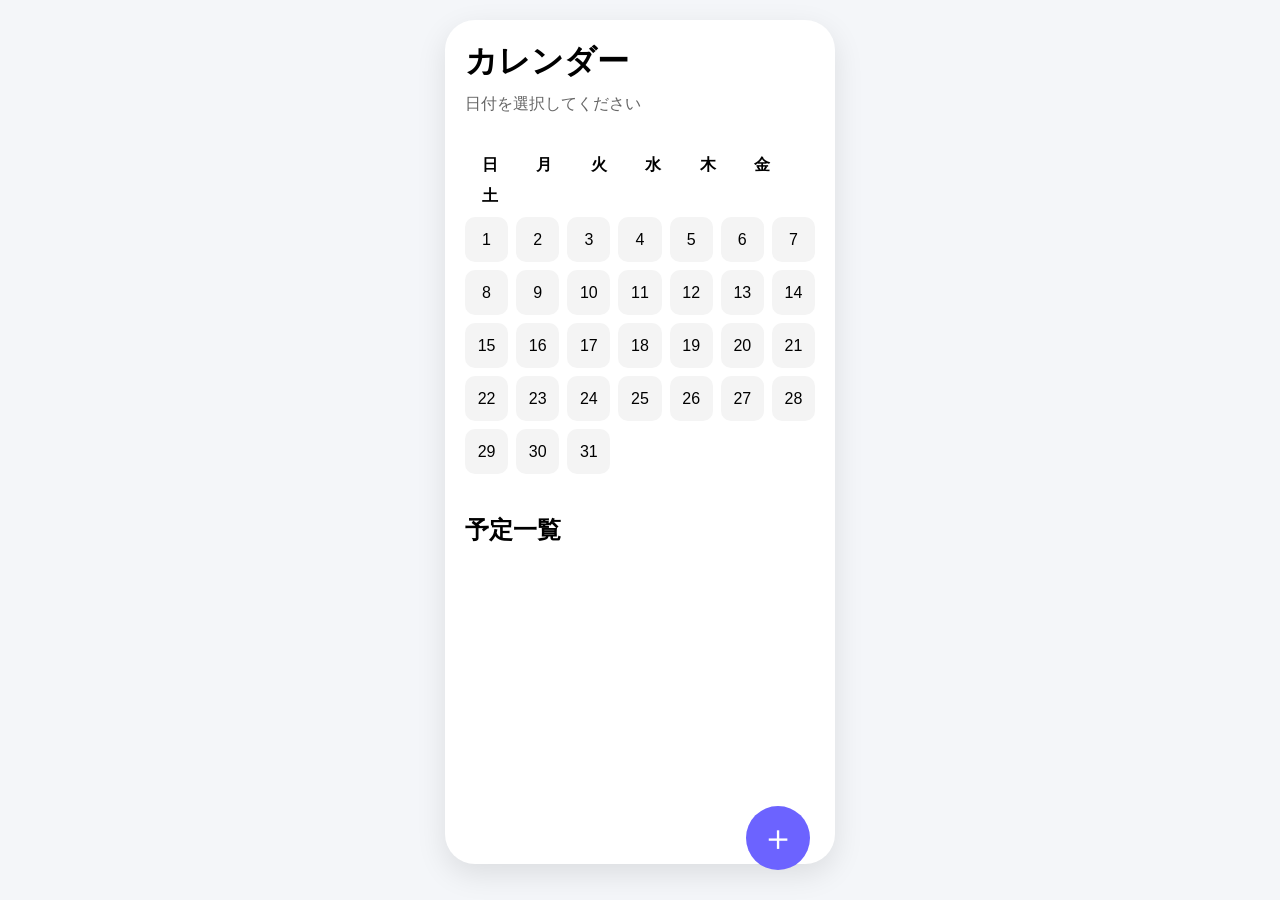
<file: カレンダー.html>
<!DOCTYPE html>
<html lang="ja">
<head>
    <meta charset="UTF-8">
    <meta name="viewport" content="width=device-width, initial-scale=1.0">
    <title>Calendar Tab</title>
    <link rel="stylesheet" href="カレンダー.css">
</head>
<body>

<div class="phone">

    <div class="header">
        <h1>カレンダー</h1>
        <p id="selectedDate">日付を選択してください</p>
    </div>

    <div class="calendar">

        <div class="week">日</div>
        <div class="week">月</div>
        <div class="week">火</div>
        <div class="week">水</div>
        <div class="week">木</div>
        <div class="week">金</div>
        <div class="week">土</div>

        <div id="calendarDays"></div>

    </div>

    <div class="schedule-area">
        <h2>予定一覧</h2>
        <div id="scheduleList"></div>
    </div>

</div>

<button class="fab">＋</button>

<script src="カレンダー.js"></script>

</body>
</html>
</file>
<file: カレンダー.css>
*{
    margin:0;
    padding:0;
    box-sizing:border-box;
    font-family:Arial,sans-serif;
}

body{
    background:#f4f6f9;
    display:flex;
    justify-content:center;
    padding:20px;
}

.phone{
    width:390px;
    min-height:844px;
    background:white;
    border-radius:30px;
    overflow:hidden;
    box-shadow:0 10px 30px rgba(0,0,0,0.1);
}

.header{
    padding:20px;
}

.header h1{
    margin-bottom:10px;
}

#selectedDate{
    color:#666;
}

.calendar{
    padding:20px;
}

.week{
    width:14.28%;
    display:inline-block;
    text-align:center;
    font-weight:bold;
    margin-bottom:10px;
}

#calendarDays{
    display:grid;
    grid-template-columns:repeat(7,1fr);
    gap:8px;
}

.day{
    height:45px;
    border-radius:10px;
    background:#f4f4f4;
    display:flex;
    justify-content:center;
    align-items:center;
    cursor:pointer;
}

.day:hover{
    background:#dfe3ff;
}

.selected{
    background:#6c63ff;
    color:white;
}

.schedule-area{
    padding:20px;
}

.schedule-card{
    background:white;
    border-radius:15px;
    padding:12px;
    margin-top:10px;
    box-shadow:0 2px 10px rgba(0,0,0,0.08);
}

.category{
    display:inline-block;
    margin-top:5px;
    padding:4px 8px;
    border-radius:20px;
    background:#ececec;
    font-size:12px;
}

.fab{
    position:fixed;
    right:calc(50% - 170px);
    bottom:30px;

    width:64px;
    height:64px;

    border:none;
    border-radius:50%;

    background:#6c63ff;
    color:white;
    font-size:36px;
    cursor:pointer;
}
</file>
